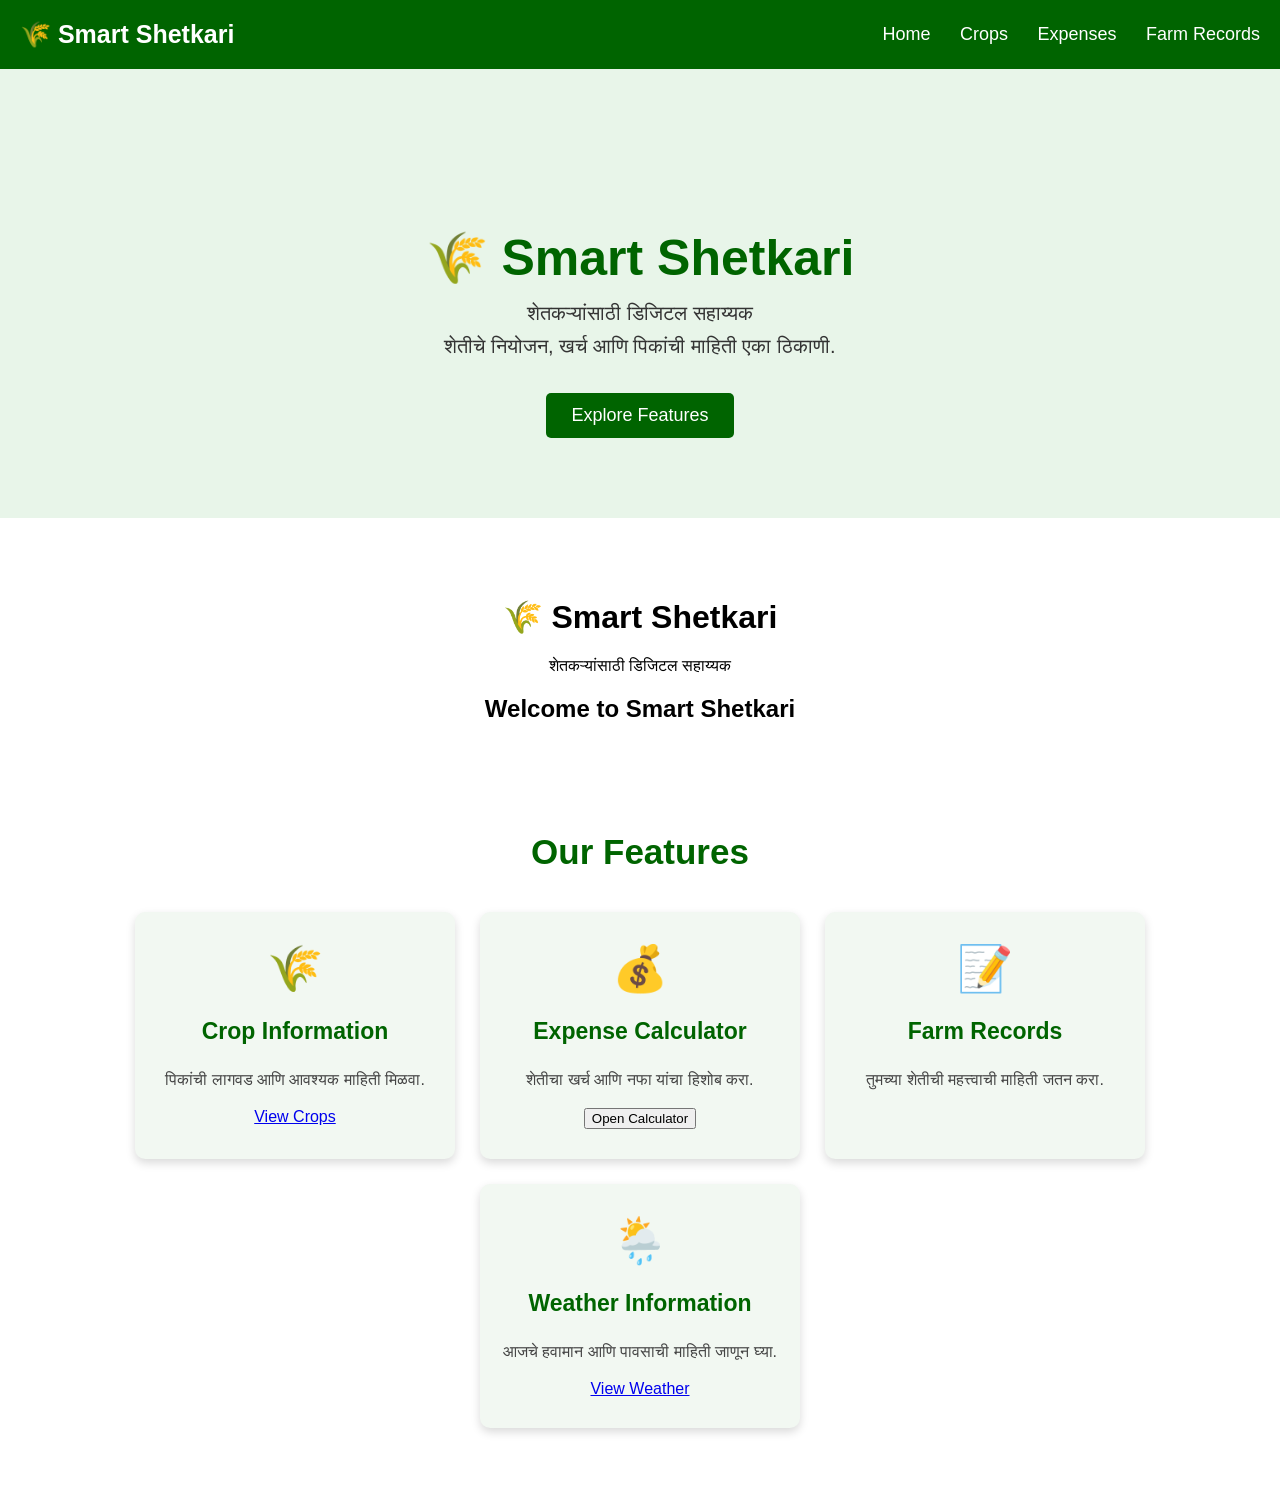
<file: index.html>
<!DOCTYPE html>
<html>

<head>
    <title>Smart Shetkari - Farmer Assistance</title>
    <link rel="stylesheet" href="style.css">
</head>

<body>
    <nav>

    <div class="logo">
        🌾 Smart Shetkari
    </div>

    <div class="menu">
        <a href="#">Home</a>
        <a href="crops.html">Crops</a>
       <a href="expenses.html">Expenses</a>
       <a href="farm-records.html">Farm Records</a>
    </div>

</nav>
<section class="hero">

    <h1>🌾 Smart Shetkari</h1>

    <p>शेतकऱ्यांसाठी डिजिटल सहाय्यक</p>

    <p>शेतीचे नियोजन, खर्च आणि पिकांची माहिती एका ठिकाणी.</p>

    <button>Explore Features</button>

</section>

    <h1>🌾 Smart Shetkari</h1>

  <center>  <p>शेतकऱ्यांसाठी डिजिटल सहाय्यक</p>

    <h2>Welcome to Smart Shetkari</h2></center>
    <section class="features">

    <h2>Our Features</h2>

    <div class="feature-container">

        <div class="feature-card">
            <div class="feature-icon">🌾</div>
            <h3>Crop Information</h3>
            <p>पिकांची लागवड आणि आवश्यक माहिती मिळवा.</p>
            <a href="crops.html">View Crops</a>
        </div>

        <div class="feature-card">
            <div class="feature-icon">💰</div>
            <h3>Expense Calculator</h3>
            <p>शेतीचा खर्च आणि नफा यांचा हिशोब करा.</p>
             <a href="expenses.html">
        <button>Open Calculator</button>
    </a>

        </div>

        <div class="feature-card">
            <div class="feature-icon">📝</div>
            <h3>Farm Records</h3>
            <p>तुमच्या शेतीची महत्त्वाची माहिती जतन करा.</p>
            
        </div>
       <div class="feature-card">

    <div class="feature-icon">🌦️</div>

    <h3>Weather Information</h3>

    <p>
        आजचे हवामान आणि पावसाची माहिती जाणून घ्या.
    </p>

    <a href="weather.html">View Weather</a>

</div> 

    </div>

</section>

</body>

</html>
</file>
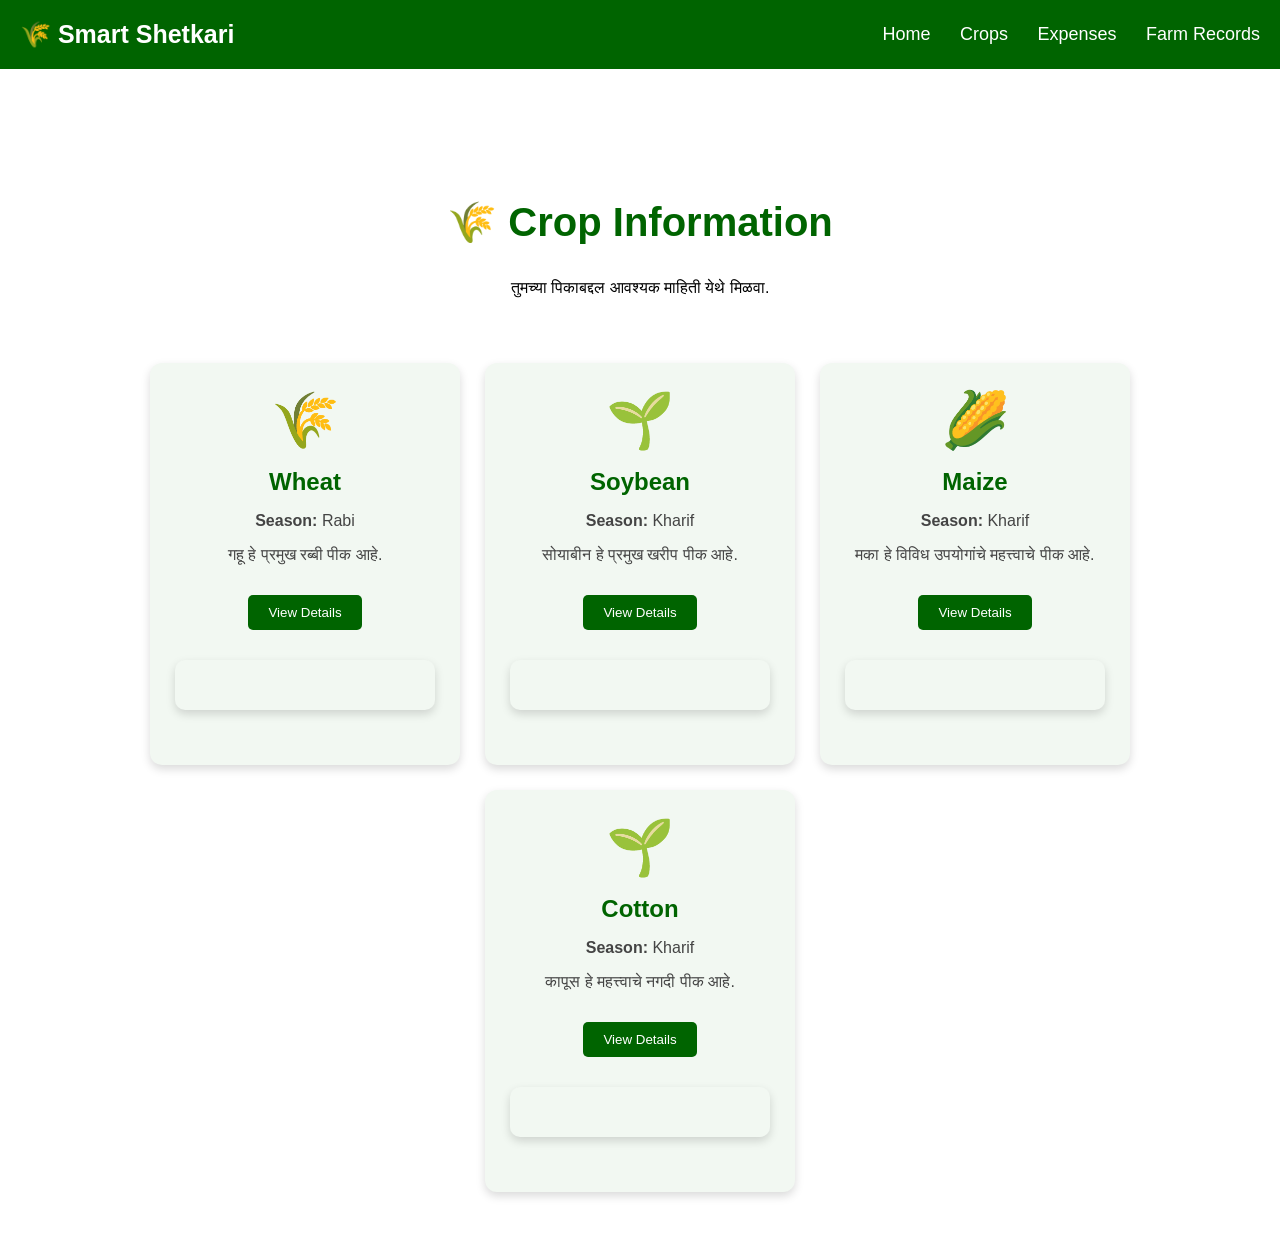
<file: crops.html>
<!DOCTYPE html>
<html>

<head>
    <title>Crop Information - Smart Shetkari</title>
    <link rel="stylesheet" href="style.css">
</head>

<body>

    <nav>

        <div class="logo">
            🌾 Smart Shetkari
        </div>

        <div class="menu">
            <a href="index.html">Home</a>
            <a href="crops.html">Crops</a>
            <a href="expenses.html">Expenses</a>
            <a href="farm-records.html">Farm Records</a>

        </div>

    </nav>

    <section class="crop-page">

        <h1>🌾 Crop Information</h1>

        <p>तुमच्या पिकाबद्दल आवश्यक माहिती येथे मिळवा.</p>

    </section>
    <section class="crop-list">

    <div class="crop-card">

        <div class="crop-icon">🌾</div>

        <h2>Wheat</h2>

        <p><strong>Season:</strong> Rabi</p>

        <p>गहू हे प्रमुख रब्बी पीक आहे.</p>

      <button onclick="showCropDetails('wheat')">
       View Details
</button>
<div id="wheat-details" class="crop-details"></div>

    </div>


    <div class="crop-card">

        <div class="crop-icon">🌱</div>

        <h2>Soybean</h2>

        <p><strong>Season:</strong> Kharif</p>

        <p>सोयाबीन हे प्रमुख खरीप पीक आहे.</p>

       <button onclick="showCropDetails('soybean')">
    View Details
</button>
<div id="soybean-details" class="crop-details"></div>

    </div>


    <div class="crop-card">

        <div class="crop-icon">🌽</div>

        <h2>Maize</h2>

        <p><strong>Season:</strong> Kharif</p>

        <p>मका हे विविध उपयोगांचे महत्त्वाचे पीक आहे.</p>

      <button onclick="showCropDetails('maize')">
    View Details
</button>
<div id="maize-details" class="crop-details"></div>

    </div>

    <div class="crop-card">

    <div class="crop-icon">🌱</div>

    <h2>Cotton</h2>

    <p><strong>Season:</strong> Kharif</p>

    <p>कापूस हे महत्त्वाचे नगदी पीक आहे.</p>

    <button onclick="showCropDetails('cotton')">
    View Details
</button>
<div id="cotton-details" class="crop-details"></div>


</div>

</section>

<script src="script.js"></script>

</body>

</html>
</file>
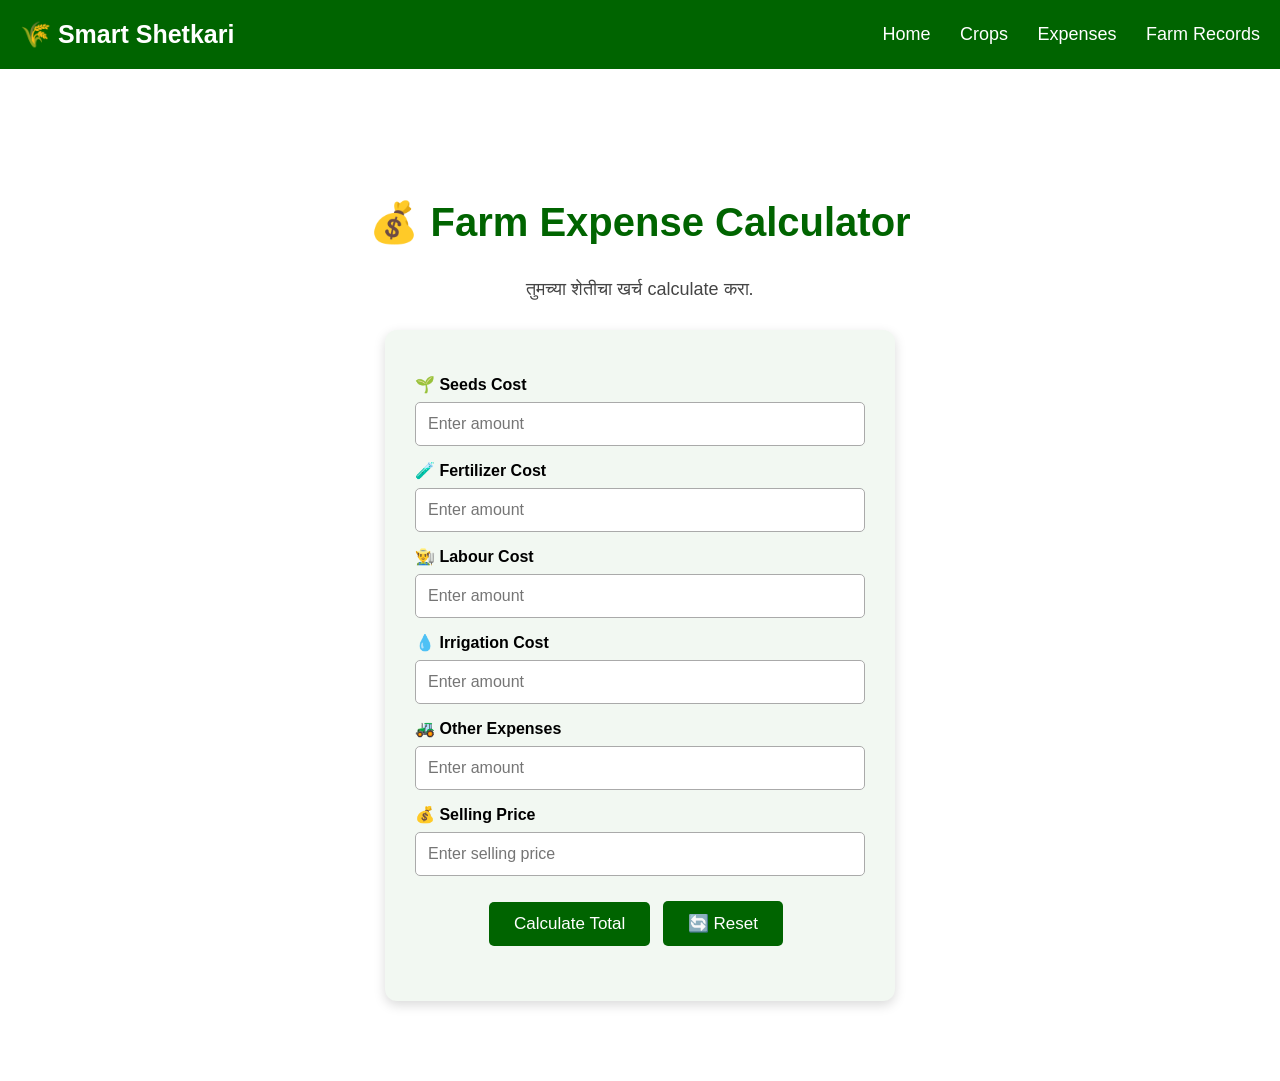
<file: expenses.html>
<!DOCTYPE html>
<html>

<head>
    <title>Expense Calculator - Smart Shetkari</title>
    <link rel="stylesheet" href="style.css">
</head>

<body>

    <nav>

        <div class="logo">
            🌾 Smart Shetkari
        </div>

        <div class="menu">
            <a href="index.html">Home</a>
            <a href="crops.html">Crops</a>
            <a href="expenses.html">Expenses</a>
            <a href="farm-records.html">Farm Records</a>
        </div>

    </nav>


    <section class="expense-page">

        <h1>💰 Farm Expense Calculator</h1>

        <p>तुमच्या शेतीचा खर्च calculate करा.</p>


        <div class="expense-box">

            <label>🌱 Seeds Cost</label>
            <input type="number" id="seeds" placeholder="Enter amount">


            <label>🧪 Fertilizer Cost</label>
            <input type="number" id="fertilizer" placeholder="Enter amount">


            <label>👨‍🌾 Labour Cost</label>
            <input type="number" id="labour" placeholder="Enter amount">


            <label>💧 Irrigation Cost</label>
            <input type="number" id="irrigation" placeholder="Enter amount">


            <label>🚜 Other Expenses</label>
            <input type="number" id="other" placeholder="Enter amount">
            <label>💰 Selling Price</label>

<input
    type="number"
    id="selling-price"
    placeholder="Enter selling price">
            <button onclick="calculateExpense()">
                Calculate Total
            </button>
            <button onclick="resetExpense()">
    🔄 Reset
</button>


            <div id="expense-result"></div>

        </div>

    </section>


    <script src="script.js"></script>

</body>

</html>
</file>
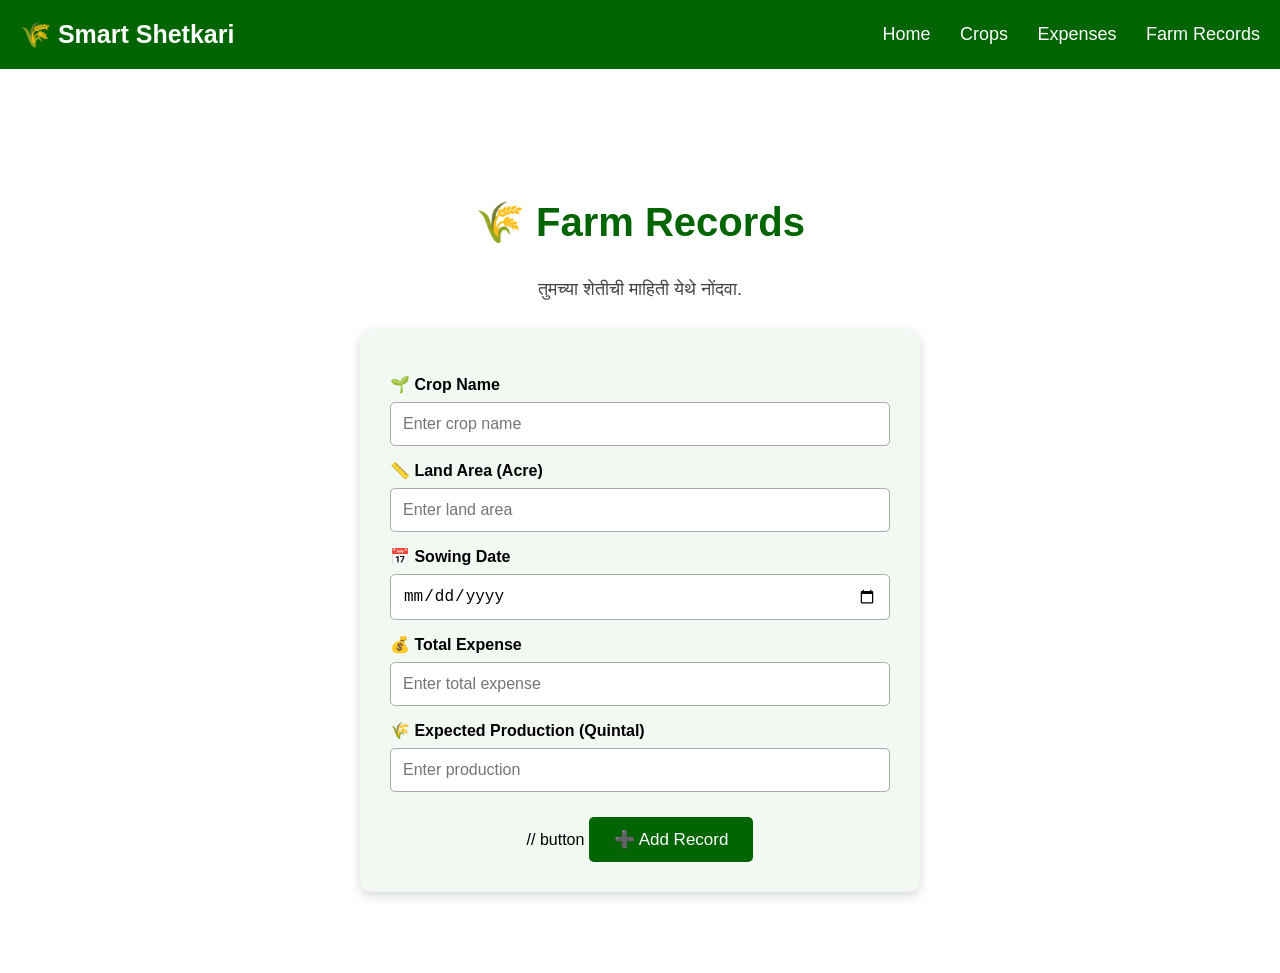
<file: farm-records.html>
<!DOCTYPE html>
<html>

<head>

    <title>Farm Records - Smart Shetkari</title>

    <link rel="stylesheet" href="style.css">

</head>

<body>

    <!-- Navigation Bar -->

    <nav>

        <div class="logo">
            🌾 Smart Shetkari
        </div>

        <div class="menu">

          <a href="index.html">Home</a>

          <a href="crops.html">Crops</a>

          <a href="expenses.html">Expenses</a>

          <a href="farm-records.html">Farm Records</a>

        </div>

    </nav>


    <!-- Farm Records Section -->

    <section class="farm-record-page">

        <h1>🌾 Farm Records</h1>

        <p>
            तुमच्या शेतीची माहिती येथे नोंदवा.
        </p>


        <div class="record-box">

            <label>🌱 Crop Name</label>

            <input
                type="text"
                id="crop-name"
                placeholder="Enter crop name">


            <label>📏 Land Area (Acre)</label>

            <input
                type="number"
                id="land-area"
                placeholder="Enter land area">


            <label>📅 Sowing Date</label>

            <input
                type="date"
                id="sowing-date">


            <label>💰 Total Expense</label>

            <input
                type="number"
                id="record-expense"
                placeholder="Enter total expense">


            <label>🌾 Expected Production (Quintal)</label>

            <input
                type="number"
                id="production"
                placeholder="Enter production">
// button

          <button id="record-button" onclick="addFarmRecord()">
    ➕ Add Record
</button>

        </div>


        <!-- Records will appear here -->

        <div id="records-container">

        </div>

    </section>


   <script src="script.js"></script>

</body>

</html>
</file>
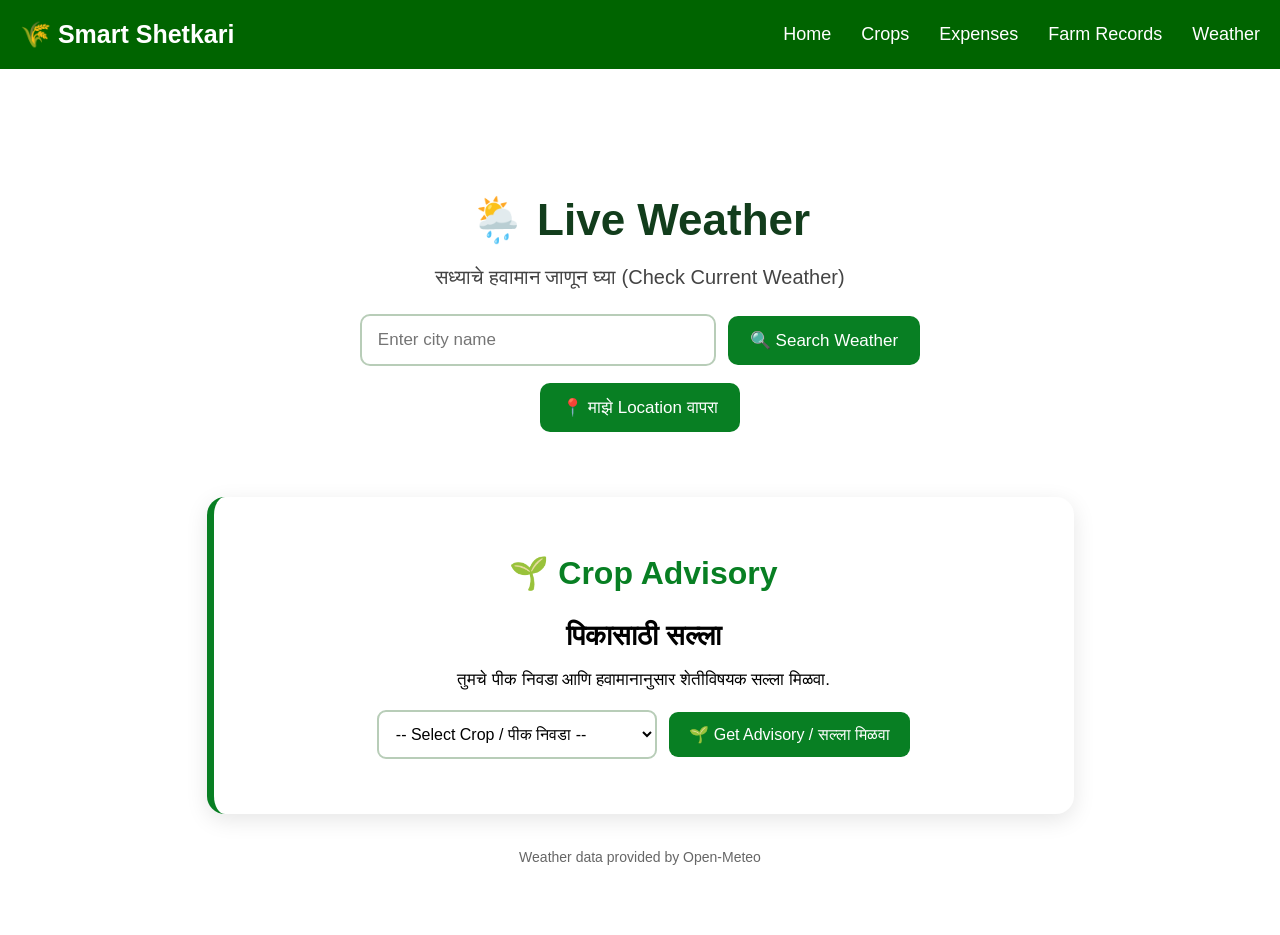
<file: weather.html>
<!DOCTYPE html>
<html lang="en">

<head>

    <meta charset="UTF-8">

    <meta name="viewport"
          content="width=device-width, initial-scale=1.0">

    <title>Live Weather - Smart Shetkari</title>

    <link rel="stylesheet"
          href="style.css">
<link rel="stylesheet" href="weather.css">
</head>


<body>


    <!-- ================================
         NAVIGATION
         ================================= -->

    <nav>

        <div class="logo">
            🌾 Smart Shetkari
        </div>

        <div class="menu">

            <a href="index.html">
                Home
            </a>

            <a href="crops.html">
                Crops
            </a>

            <a href="expenses.html">
                Expenses
            </a>

            <a href="farm-records.html">
                Farm Records
            </a>

            <a href="weather.html">
                Weather
            </a>

        </div>

    </nav>



    <!-- ================================
         WEATHER PAGE
         ================================= -->

    <section class="weather-page">


        <h1>
            🌦️ Live Weather
        </h1>


        <p>
            सध्याचे हवामान जाणून घ्या
            (Check Current Weather)
        </p>



        <!-- CITY SEARCH -->

        <div class="weather-search">

            <input
                type="text"
                id="city"
                placeholder="Enter city name">

            <button
                onclick="getWeatherByCity()">

                🔍 Search Weather

            </button>

        </div>



        <!-- CURRENT LOCATION -->

        <button
            class="location-button"
            onclick="getMyLocation()">

            📍 माझे Location वापरा

        </button>



        <!-- LOADING -->

        <div id="weather-loading"></div>



        <!-- CURRENT WEATHER -->

        <div id="weather-result"></div>



        <!-- GENERAL FARM ADVISORY -->

        <div id="farm-advisory"></div>



        <!-- ================================
             5 DAY FORECAST
             ================================= -->

        <div id="five-day-forecast">

        </div>



        <!-- ================================
             CROP ADVISORY
             ================================= -->

        <div id="crop-advisory">


            <h2>
                🌱 Crop Advisory
            </h2>


            <h3>
                पिकासाठी सल्ला
            </h3>


            <p>
                तुमचे पीक निवडा आणि हवामानानुसार
                शेतीविषयक सल्ला मिळवा.
            </p>


            <select id="advisory-crop">

                <option value="">
                    -- Select Crop / पीक निवडा --
                </option>

                <option value="wheat">
                    🌾 Wheat / गहू
                </option>

                <option value="soybean">
                    🌱 Soybean / सोयाबीन
                </option>

                <option value="maize">
                    🌽 Maize / मका
                </option>

                <option value="cotton">
                    🌿 Cotton / कापूस
                </option>

            </select>


            <button
                onclick="showCropAdvisory()">

                🌱 Get Advisory / सल्ला मिळवा

            </button>


            <div id="crop-advisory-result">

            </div>


        </div>



        <!-- SOURCE -->

        <p class="weather-source">

            Weather data provided by
            Open-Meteo

        </p>


    </section>



    <!-- JAVASCRIPT -->

    <script src="script.js"></script>


</body>

</html>
</file>
<file: style.css>
body {
    margin: 0;
    font-family: Arial, sans-serif;
}

nav {
    background-color: darkgreen;
    padding: 20px;
    display: flex;
    justify-content: space-between;
    align-items: center;
}

.logo {
    color: white;
    font-size: 25px;
    font-weight: bold;
}

.menu a {
    color: white;
    text-decoration: none;
    margin-left: 25px;
    font-size: 18px;
}

.menu a:hover {
    color: yellow;
}

h1 {
    text-align: center;
    margin-top: 80px;
}
.hero {
    text-align: center;
    padding: 80px 20px;
    background-color: #e8f5e9;
}

.hero h1 {
    font-size: 50px;
    color: darkgreen;
    margin-bottom: 15px;
}

.hero p {
    font-size: 20px;
    color: #333;
    margin: 10px 0;
}

.hero button {
    margin-top: 25px;
    padding: 12px 25px;
    font-size: 18px;
    background-color: darkgreen;
    color: white;
    border: none;
    border-radius: 5px;
    cursor: pointer;
}

.hero button:hover {
    background-color: green;
}
.features {
    padding: 60px 20px;
    text-align: center;
    background-color: #ffffff;
}

.features h2 {
    font-size: 35px;
    color: darkgreen;
    margin-bottom: 40px;
}

.feature-container {
    display: flex;
    justify-content: center;
    gap: 25px;
    flex-wrap: wrap;
}

.feature-card {
    width: 280px;
    padding: 30px 20px;
    background-color: #f2f8f2;
    border-radius: 10px;
    box-shadow: 0 4px 10px rgba(0, 0, 0, 0.15);
}

.feature-icon {
    font-size: 45px;
}

.feature-card h3 {
    font-size: 23px;
    color: darkgreen;
}

.feature-card p {
    font-size: 16px;
    color: #444;
    line-height: 1.5;
}
.crop-page {
    text-align: center;
    padding: 50px 20px 20px;
}

.crop-page h1 {
    color: darkgreen;
    font-size: 40px;
}

.crop-list {
    display: flex;
    justify-content: center;
    gap: 25px;
    flex-wrap: wrap;
    padding: 30px 20px 60px;
}

.crop-card {
    width: 260px;
    padding: 25px;
    background-color: #f2f8f2;
    border-radius: 12px;
    text-align: center;
    box-shadow: 0 4px 10px rgba(0, 0, 0, 0.15);
}

.crop-icon {
    font-size: 55px;
}

.crop-card h2 {
    color: darkgreen;
    margin: 15px 0;
}

.crop-card p {
    font-size: 16px;
    color: #444;
}

.crop-card button {
    margin-top: 15px;
    padding: 10px 20px;
    background-color: darkgreen;
    color: white;
    border: none;
    border-radius: 5px;
    cursor: pointer;
}

.crop-card button:hover {
    background-color: green;
}
.crop-details {
    max-width: 600px;
    margin: 30px auto;
    padding: 25px;
    background-color: #f2f8f2;
    border-radius: 10px;
    box-shadow: 0 4px 10px rgba(0, 0, 0, 0.15);
  
}

.crop-details h2 {
    color: darkgreen;
}

.crop-details p {
    font-size: 17px;
    text-align: left;
}
.crop-details button {
    margin-top: 10px;
    padding: 8px 18px;
    background-color: #555;
    color: white;
    border: none;
    border-radius: 5px;
    cursor: pointer;
}

.crop-details button:hover {
    background-color: #333;
}
/* ==========================================
   PROFESSIONAL CROP CARD ANIMATION
   ========================================== */

.crop-card {
    position: relative;
    overflow: hidden;

    transition:
        transform 0.35s ease,
        box-shadow 0.35s ease;

    cursor: pointer;
}

.crop-card:hover {
    transform: translateY(-12px) scale(1.02);

    box-shadow:
        0 12px 25px rgba(0, 0, 0, 0.25);
}


/* Crop Icon Animation */

.crop-icon {
    font-size: 55px;

    transition:
        transform 0.35s ease;
}

.crop-card:hover .crop-icon {
    transform: scale(1.15) rotate(5deg);
}


/* View Details Button */

.crop-card button {
    transition:
        transform 0.25s ease,
        background-color 0.25s ease,
        box-shadow 0.25s ease;
}

.crop-card button:hover {
    transform: translateY(-2px);

    background-color: green;

    box-shadow:
        0 5px 12px rgba(0, 0, 0, 0.2);
}


/* Click Effect */

.crop-card button:active {
    transform: scale(0.95);
}
.feature-card {
    transition: transform 0.3s ease, box-shadow 0.3s ease;
}

.feature-card:hover {
    transform: translateY(-10px);
    box-shadow: 0 8px 20px rgba(0, 0, 0, 0.25);
}
.expense-page {
    text-align: center;
    padding: 50px 20px;
}

.expense-page h1 {
    color: darkgreen;
    font-size: 40px;
}

.expense-page > p {
    font-size: 18px;
    color: #444;
}

.expense-box {
    max-width: 450px;
    margin: 30px auto;
    padding: 30px;
    background-color: #f2f8f2;
    border-radius: 12px;
    box-shadow: 0 4px 12px rgba(0, 0, 0, 0.15);
}

.expense-box label {
    display: block;
    text-align: left;
    margin-top: 15px;
    font-weight: bold;
}

.expense-box input {
    width: 100%;
    box-sizing: border-box;
    padding: 12px;
    margin-top: 8px;
    border: 1px solid #aaa;
    border-radius: 5px;
    font-size: 16px;
}

.expense-box button {
    margin-top: 25px;
    padding: 12px 25px;
    background-color: darkgreen;
    color: white;
    border: none;
    border-radius: 5px;
    font-size: 17px;
    cursor: pointer;
}

.expense-box button:hover {
    background-color: green;
}

#expense-result {
    margin-top: 25px;
    font-size: 22px;
    font-weight: bold;
    color: darkgreen;
}
.expense-box button {
    margin-right: 8px;
}
.farm-record-page {
    text-align: center;
    padding: 50px 20px;
}

.farm-record-page h1 {
    color: darkgreen;
    font-size: 40px;
}

.farm-record-page > p {
    font-size: 18px;
    color: #444;
}

.record-box {
    max-width: 500px;
    margin: 30px auto;
    padding: 30px;
    background-color: #f2f8f2;
    border-radius: 12px;
    box-shadow: 0 4px 12px rgba(0, 0, 0, 0.15);
}

.record-box label {
    display: block;
    text-align: left;
    margin-top: 15px;
    font-weight: bold;
}

.record-box input {
    width: 100%;
    box-sizing: border-box;
    padding: 12px;
    margin-top: 8px;
    border: 1px solid #aaa;
    border-radius: 5px;
    font-size: 16px;
}

.record-box button {
    margin-top: 25px;
    padding: 12px 25px;
    background-color: darkgreen;
    color: white;
    border: none;
    border-radius: 5px;
    font-size: 17px;
    cursor: pointer;
}

.record-box button:hover {
    background-color: green;
}

#records-container {
    max-width: 900px;
    margin: 30px auto;
}
.farm-record {
    background-color: white;
    padding: 25px;
    margin-bottom: 20px;
    border-radius: 12px;
    box-shadow: 0 4px 12px rgba(0, 0, 0, 0.15);
    text-align: left;
    transition: transform 0.3s ease, box-shadow 0.3s ease;
}

.farm-record:hover {
    transform: translateY(-5px);
    box-shadow: 0 8px 20px rgba(0, 0, 0, 0.2);
}

.farm-record h2 {
    margin-top: 0;
    color: darkgreen;
    border-bottom: 1px solid #ddd;
    padding-bottom: 10px;
}

.farm-record p {
    font-size: 16px;
    margin: 10px 0;
}

.delete-record {
    margin-top: 15px;
    padding: 9px 18px;
    background-color: #d9534f;
    color: white;
    border: none;
    border-radius: 5px;
    cursor: pointer;
}

.delete-record:hover {
    background-color: #c9302c;
}
.edit-record {
    margin-top: 15px;
    margin-right: 8px;
    padding: 9px 18px;
    background-color: #f0ad4e;
    color: white;
    border: none;
    border-radius: 5px;
    cursor: pointer;
}

.edit-record:hover {
    background-color: #ec971f;
}
/* ==================================================
   MOBILE RESPONSIVE DESIGN
   ================================================== */

@media (max-width: 768px) {

    /* Navigation */
    nav {
        flex-direction: column;
        padding: 15px;
        gap: 15px;
    }

    .logo {
        font-size: 22px;
    }

    .menu {
        display: flex;
        flex-wrap: wrap;
        justify-content: center;
        gap: 10px;
    }

    .menu a {
        margin-left: 0;
        font-size: 15px;
    }


    /* Headings */
    h1 {
        margin-top: 40px;
    }


    /* Hero Section */
    .hero {
        padding: 50px 15px;
    }

    .hero h1 {
        font-size: 36px;
    }

    .hero p {
        font-size: 17px;
    }

    .hero button {
        font-size: 16px;
        padding: 10px 20px;
    }


    /* Features */
    .features {
        padding: 40px 15px;
    }

    .features h2 {
        font-size: 28px;
    }

    .feature-container {
        flex-direction: column;
        align-items: center;
        gap: 20px;
    }

    .feature-card {
        width: 100%;
        max-width: 350px;
        box-sizing: border-box;
    }


    /* Crop Page */
    .crop-page {
        padding: 35px 15px 15px;
    }

    .crop-page h1 {
        font-size: 32px;
    }


    /* Crop Cards */
    .crop-list {
        flex-direction: column;
        align-items: center;
        padding: 20px 15px 40px;
    }

    .crop-card {
        width: 100%;
        max-width: 350px;
        box-sizing: border-box;
    }


    /* Crop Details */
    .crop-details {
        width: 100%;
        max-width: 350px;
        box-sizing: border-box;
        margin: 20px auto;
        padding: 20px;
    }

    .crop-details p {
        font-size: 16px;
    }


    /* Expense Page */
    .expense-page {
        padding: 35px 15px;
    }

    .expense-page h1 {
        font-size: 32px;
    }

    .expense-box {
        width: 100%;
        max-width: 450px;
        box-sizing: border-box;
        padding: 20px;
    }

    .expense-box input {
        font-size: 16px;
    }

    .expense-box button {
        margin-top: 15px;
        margin-right: 5px;
        padding: 10px 18px;
        font-size: 15px;
    }

    #expense-result {
        font-size: 18px;
    }


    /* Farm Records Page */
    .farm-record-page {
        padding: 35px 15px;
    }

    .farm-record-page h1 {
        font-size: 32px;
    }

    .record-box {
        width: 100%;
        max-width: 500px;
        box-sizing: border-box;
        padding: 20px;
    }

    .record-box input {
        font-size: 16px;
    }


    /* Farm Record Cards */
    #records-container {
        width: 100%;
        box-sizing: border-box;
        padding: 0 15px;
    }

    .farm-record {
        padding: 20px;
        box-sizing: border-box;
    }

    .farm-record h2 {
        font-size: 22px;
    }

    .farm-record p {
        font-size: 15px;
    }

    .edit-record,
    .delete-record {
        padding: 8px 14px;
        font-size: 14px;
    }

}


/* ==================================================
   SMALL MOBILE DEVICES
   ================================================== */

@media (max-width: 480px) {

    .logo {
        font-size: 20px;
    }

    .menu {
        gap: 8px;
    }

    .menu a {
        font-size: 14px;
    }

    .hero h1 {
        font-size: 30px;
    }

    .hero p {
        font-size: 16px;
    }

    .features h2 {
        font-size: 25px;
    }

    .crop-page h1,
    .expense-page h1,
    .farm-record-page h1 {
        font-size: 28px;
    }

    .crop-card {
        padding: 20px;
    }

    .crop-icon {
        font-size: 45px;
    }

    .expense-box,
    .record-box {
        padding: 18px;
    }

    .expense-box button {
        width: 100%;
        margin-right: 0;
    }

    .edit-record,
    .delete-record {
        width: 100%;
        margin-right: 0;
    }

}
</file>
<file: weather.css>
/* ==================================================
   SMART SHETKARI - WEATHER PAGE DESIGN
   ================================================== */

.weather-page {
    max-width: 1100px;
    margin: 0 auto;
    padding: 45px 25px;
    text-align: center;
}


/* ==================================================
   PAGE TITLE
   ================================================== */

.weather-page > h1 {
    font-size: 44px;
    color: #123d1c;
    margin-bottom: 8px;
}

.weather-page > p {
    font-size: 20px;
    color: #444;
    margin-bottom: 25px;
}


/* ==================================================
   SEARCH AREA
   ================================================== */

.weather-search {
    display: flex;
    justify-content: center;
    align-items: center;
    gap: 12px;
    flex-wrap: wrap;
    margin-bottom: 12px;
}

.weather-search input {
    width: 320px;
    padding: 14px 16px;
    font-size: 17px;
    border: 2px solid #b8cdb8;
    border-radius: 10px;
    outline: none;
}

.weather-search input:focus {
    border-color: #087f23;
    box-shadow: 0 0 8px rgba(8, 127, 35, 0.18);
}

.weather-search button,
.location-button {
    padding: 14px 22px;
    border: none;
    border-radius: 10px;
    background: #087f23;
    color: white;
    font-size: 17px;
    cursor: pointer;
    transition: 0.2s;
}

.weather-search button:hover,
.location-button:hover {
    background: #05651c;
    transform: translateY(-2px);
}

.location-button {
    margin-top: 5px;
    margin-bottom: 30px;
}


/* ==================================================
   LOADING
   ================================================== */

#weather-loading {
    color: #087f23;
    font-size: 18px;
    font-weight: bold;
    margin: 15px 0;
}


/* ==================================================
   CURRENT WEATHER CARD
   ================================================== */

.weather-card {
    max-width: 650px;
    margin: 25px auto;
    padding: 30px;
    background: white;
    border-radius: 18px;
    border-top: 7px solid #087f23;
    box-shadow: 0 6px 22px rgba(0, 0, 0, 0.12);
}

.weather-card h2 {
    color: #087f23;
    font-size: 28px;
    margin-bottom: 3px;
}

.weather-card h1 {
    font-size: 52px;
    color: #1b1b1b;
    margin: 15px 0;
}

.weather-card h3 {
    font-size: 23px;
    color: #333;
    margin-bottom: 20px;
}

.weather-card p {
    font-size: 17px;
    margin: 10px 0;
    color: #333;
}


/* ==================================================
   FARM ADVISORY
   ================================================== */

#farm-advisory {
    max-width: 750px;
    margin: 30px auto;
}

.farm-advisory {
    background: #fffdf0;
    border-left: 7px solid #e0a800;
    border-radius: 14px;
    padding: 25px;
    text-align: left;
    box-shadow: 0 4px 15px rgba(0, 0, 0, 0.08);
}

.farm-advisory h3 {
    color: #876600;
    font-size: 24px;
    margin-bottom: 15px;
}

.farm-advisory p {
    font-size: 17px;
    margin: 10px 0;
}


/* ==================================================
   5 DAY FORECAST
   ================================================== */

#five-day-forecast {
    margin: 35px auto;
}

.forecast-section {
    background: white;
    padding: 30px 20px;
    border-radius: 18px;
    border-top: 7px solid #087f23;
    box-shadow: 0 6px 22px rgba(0, 0, 0, 0.10);
}

.forecast-section h2 {
    color: #087f23;
    font-size: 30px;
    margin-bottom: 5px;
}

.forecast-subtitle {
    color: #666;
    font-size: 17px;
    margin-bottom: 25px;
}

.forecast-grid {
    display: grid;
    grid-template-columns: repeat(5, 1fr);
    gap: 15px;
}

.forecast-card {
    background: #f7fff5;
    border: 1px solid #c8dfc5;
    border-radius: 14px;
    padding: 18px 12px;
    text-align: center;
    transition: 0.25s;
}

.forecast-card:hover {
    transform: translateY(-5px);
    box-shadow: 0 6px 18px rgba(0, 0, 0, 0.12);
}

.forecast-card h3 {
    color: #087f23;
    font-size: 15px;
    margin-bottom: 10px;
}

.forecast-icon {
    font-size: 45px;
    margin: 12px 0;
}

.forecast-condition {
    min-height: 45px;
    font-size: 14px;
    color: #333;
}

.forecast-card p {
    font-size: 14px;
    margin: 9px 0;
}


/* ==================================================
   CROP ADVISORY
   ================================================== */

#crop-advisory {
    max-width: 800px;
    margin: 35px auto;
    background: white;
    padding: 30px;
    border-radius: 18px;
    border-left: 7px solid #087f23;
    box-shadow: 0 6px 22px rgba(0, 0, 0, 0.10);
}

#crop-advisory h2 {
    color: #087f23;
    font-size: 32px;
    margin-bottom: 4px;
}

#crop-advisory h3 {
    font-size: 28px;
    margin-bottom: 10px;
}

#crop-advisory p {
    font-size: 17px;
    margin-bottom: 20px;
}


/* ==================================================
   CROP SELECT
   ================================================== */

#advisory-crop {
    width: 280px;
    padding: 13px;
    border: 2px solid #b8cdb8;
    border-radius: 9px;
    font-size: 16px;
    background: white;
    outline: none;
}

#advisory-crop:focus {
    border-color: #087f23;
}


/* ==================================================
   ADVISORY BUTTON
   ================================================== */

#crop-advisory button {
    padding: 13px 20px;
    margin-left: 8px;
    border: none;
    border-radius: 9px;
    background: #087f23;
    color: white;
    font-size: 16px;
    cursor: pointer;
    transition: 0.2s;
}

#crop-advisory button:hover {
    background: #05651c;
    transform: translateY(-2px);
}


/* ==================================================
   ADVISORY RESULT
   ================================================== */

#crop-advisory-result {
    margin-top: 25px;
}

.crop-advisory-card {
    max-width: 700px;
    margin: 20px auto;
    padding: 25px;
    background: #f7fff5;
    border: 1px solid #b9dcb4;
    border-radius: 14px;
    text-align: left;
    box-shadow: 0 4px 15px rgba(0, 0, 0, 0.08);
}

.crop-advisory-card h3 {
    color: #087f23;
    font-size: 27px;
    margin-bottom: 8px;
}

.crop-advisory-card h4 {
    color: #444;
    font-size: 20px;
    margin-bottom: 18px;
}

.crop-advisory-card p {
    font-size: 17px;
    margin: 10px 0;
}

.crop-advisory-card hr {
    border: none;
    border-top: 1px solid #c8d9c5;
    margin: 20px 0;
}


/* ==================================================
   WEATHER SOURCE
   ================================================== */

.weather-source {
    margin-top: 35px !important;
    color: #666 !important;
    font-size: 14px !important;
}


/* ==================================================
   MOBILE RESPONSIVE
   ================================================== */

@media (max-width: 900px) {

    .forecast-grid {
        grid-template-columns: repeat(2, 1fr);
    }

}


@media (max-width: 700px) {

    .weather-page {
        padding: 30px 15px;
    }

    .weather-page > h1 {
        font-size: 34px;
    }

    .weather-page > p {
        font-size: 17px;
    }

    .weather-search {
        flex-direction: column;
    }

    .weather-search input {
        width: 100%;
        max-width: 350px;
    }

    .weather-search button {
        width: 100%;
        max-width: 350px;
    }

    .location-button {
        width: 100%;
        max-width: 350px;
    }

    .weather-card {
        padding: 22px 15px;
    }

    .weather-card h1 {
        font-size: 42px;
    }

    #crop-advisory {
        padding: 22px 15px;
    }

    #advisory-crop {
        width: 100%;
        margin-bottom: 12px;
    }

    #crop-advisory button {
        width: 100%;
        margin-left: 0;
    }

}


@media (max-width: 600px) {

    .forecast-grid {
        grid-template-columns: 1fr;
    }

    .forecast-section {
        padding: 22px 12px;
    }

}
</file>
